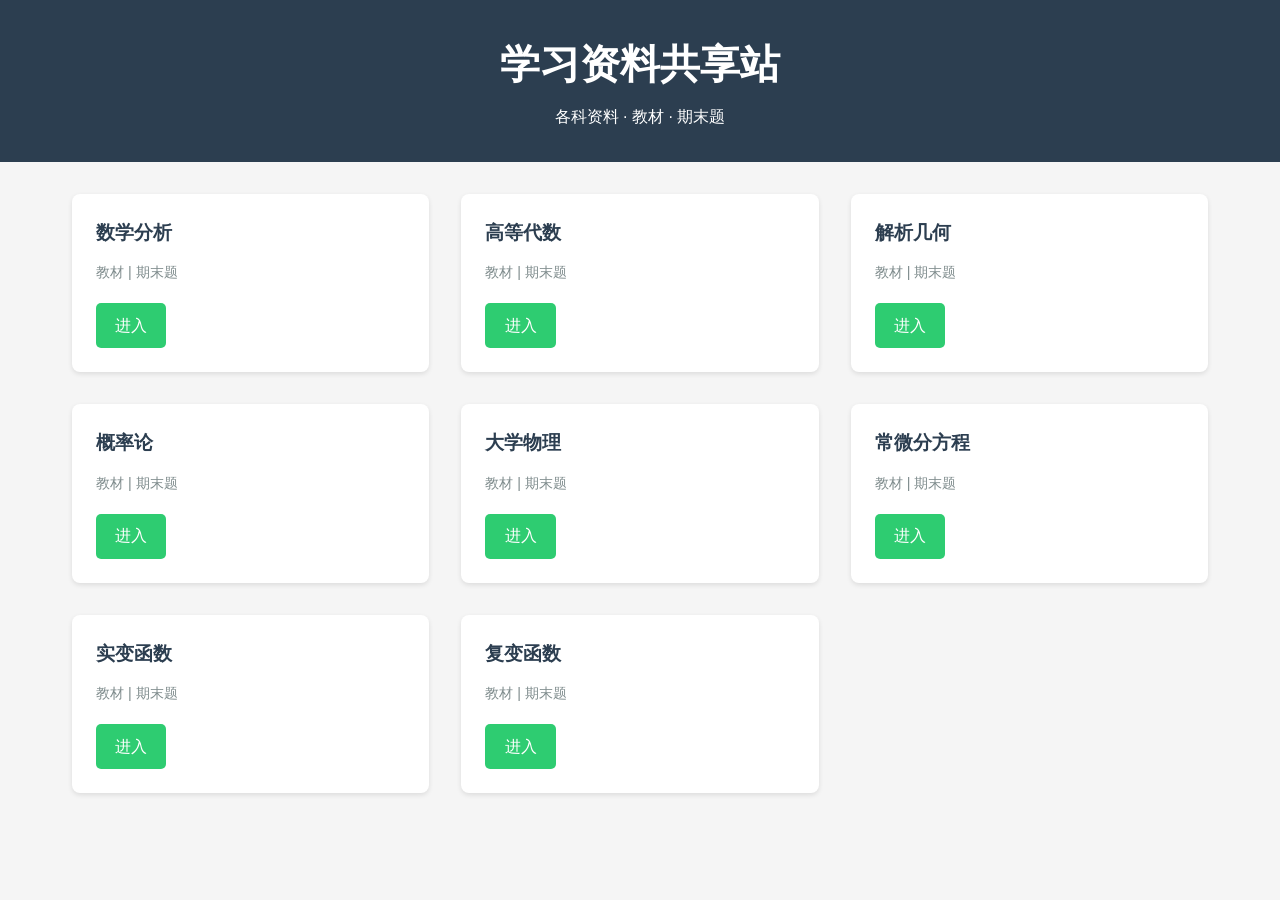
<file: index.html>
<!DOCTYPE html>
<html lang="zh-CN">
<head>
    <meta charset="UTF-8">
    <meta name="viewport" content="width=device-width, initial-scale=1.0">
    <title>学习资料共享站</title>
    <link rel="stylesheet" href="style.css">
</head>
<body>
    <header>
        <h1>学习资料共享站</h1>
        <p>各科资料 · 教材 · 期末题</p>
    </header>

    <main>
        <div class="resource-list">
            <div class="resource-item">
                <h3>数学分析</h3>
                <p>教材 | 期末题</p>
                <a href="math-analysis.html" class="download-btn">进入</a>
            </div>

            <div class="resource-item">
                <h3>高等代数</h3>
                <p>教材 | 期末题</p>
                <a href="linear-algebra.html" class="download-btn">进入</a>
            </div>

            <div class="resource-item">
                <h3>解析几何</h3>
                <p>教材 | 期末题</p>
                <a href="geometry.html" class="download-btn">进入</a>
            </div>

            <div class="resource-item">
                <h3>概率论</h3>
                <p>教材 | 期末题</p>
                <a href="probability.html" class="download-btn">进入</a>
            </div>

            <div class="resource-item">
                <h3>大学物理</h3>
                <p>教材 | 期末题</p>
                <a href="physics.html" class="download-btn">进入</a>
            </div>

            <div class="resource-item">
                <h3>常微分方程</h3>
                <p>教材 | 期末题</p>
                <a href="ode.html" class="download-btn">进入</a>
            </div>

            <div class="resource-item">
                <h3>实变函数</h3>
                <p>教材 | 期末题</p>
                <a href="real.html" class="download-btn">进入</a>
            </div>

            <div class="resource-item">
                <h3>复变函数</h3>
                <p>教材 | 期末题</p>
                <a href="complex.html" class="download-btn">进入</a>
            </div>
        </div>
    </main>
</body>
</html>
</file>
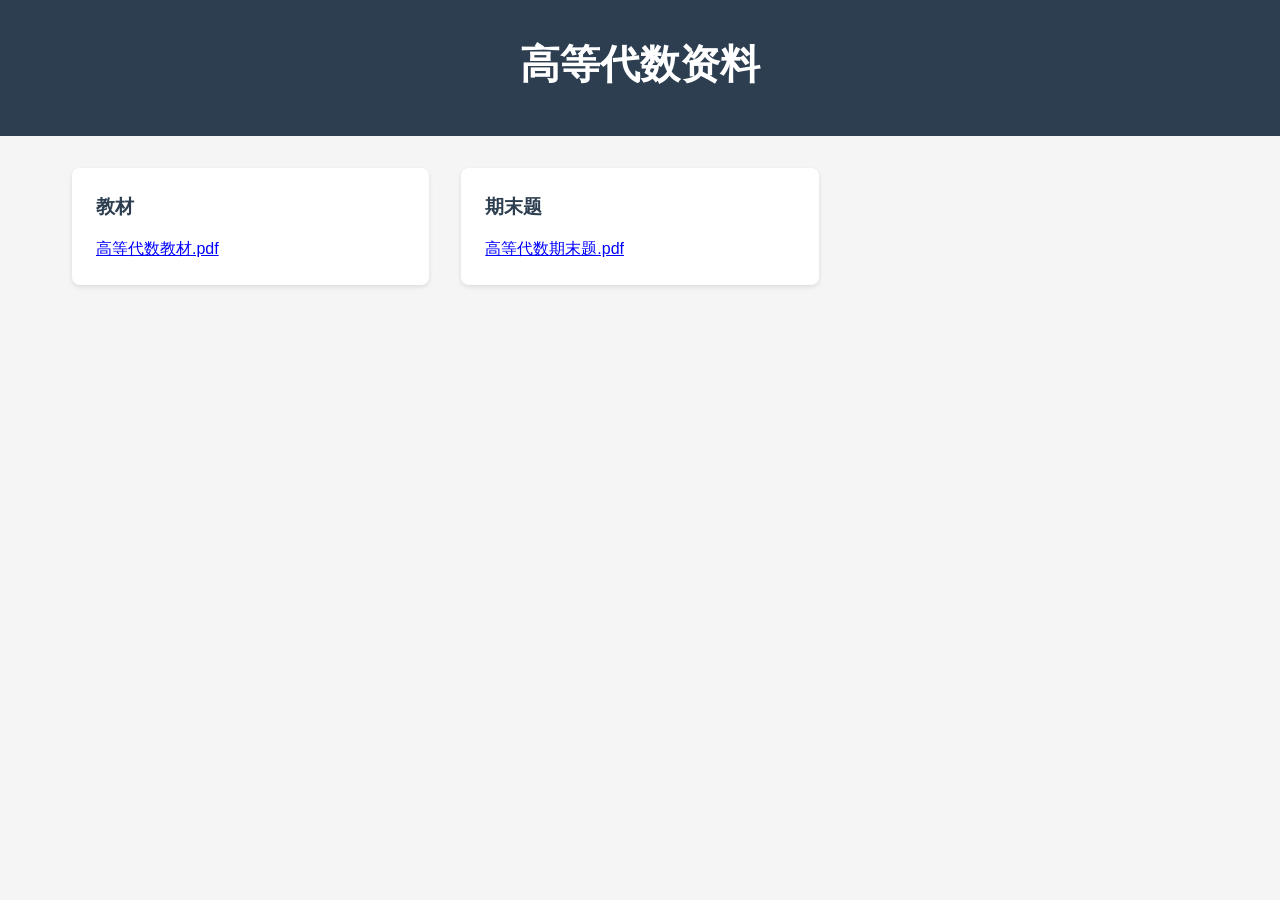
<file: algebra.html>
<!DOCTYPE html>
<html lang="zh-CN">
<head>
    <meta charset="UTF-8">
    <title>高等代数</title>
    <link rel="stylesheet" href="style.css">
</head>
<body>
    <header><h1>高等代数资料</h1></header>
    <main>
        <div class="resource-list">
            <div class="resource-item">
                <h3>教材</h3>
                <a href="files/高等代数教材.pdf" style="color:blue; font-size:16px;">
                    高等代数教材.pdf
                </a>
            </div>
            <div class="resource-item">
                <h3>期末题</h3>
                <a href="files/高等代数期末题.pdf" style="color:blue; font-size:16px;">
                    高等代数期末题.pdf
                </a>
            </div>
        </div>
    </main>
</body>
</html>
</file>
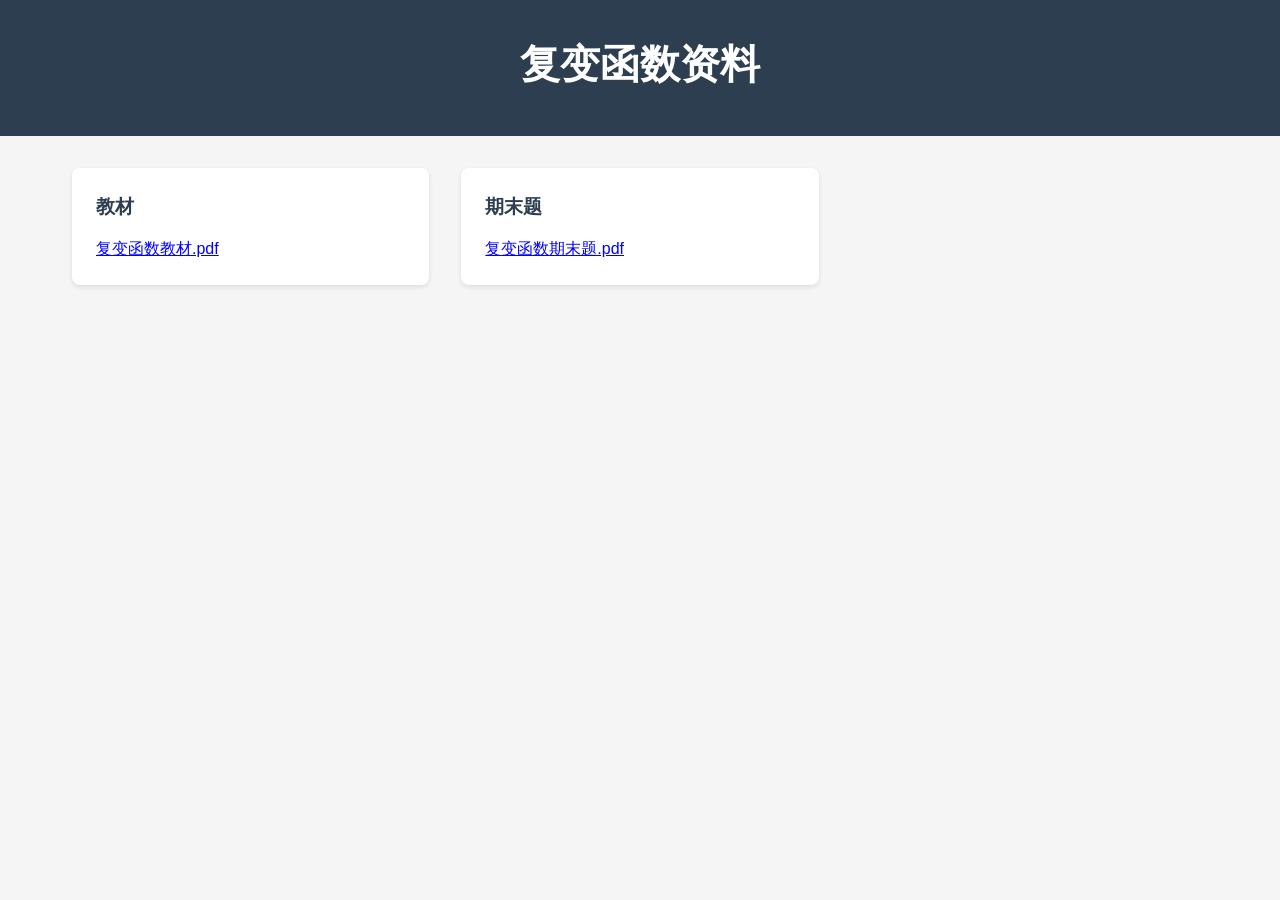
<file: complex.html>
<!DOCTYPE html>
<html lang="zh-CN">
<head>
    <meta charset="UTF-8">
    <title>复变函数</title>
    <link rel="stylesheet" href="style.css">
</head>
<body>
    <header><h1>复变函数资料</h1></header>
    <main>
        <div class="resource-list">
            <div class="resource-item">
                <h3>教材</h3>
                <a href="files/复变函数教材.pdf" style="color:blue; font-size:16px;">
                    复变函数教材.pdf
                </a>
            </div>
            <div class="resource-item">
                <h3>期末题</h3>
                <a href="files/复变函数期末题.pdf" style="color:blue; font-size:16px;">
                    复变函数期末题.pdf
                </a>
            </div>
        </div>
    </main>
</body>
</html>
</file>
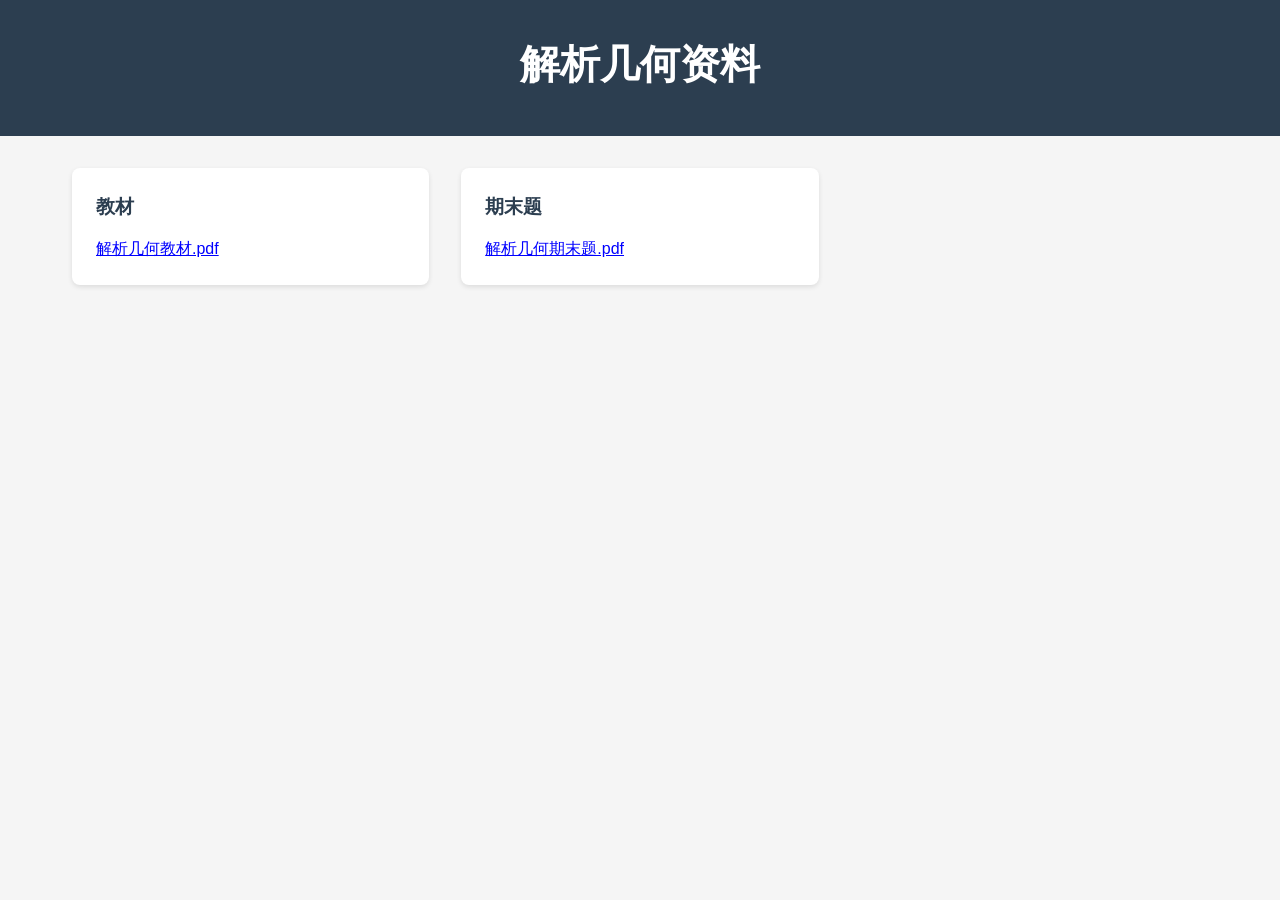
<file: geometry.html>
<!DOCTYPE html>
<html lang="zh-CN">
<head>
    <meta charset="UTF-8">
    <title>解析几何</title>
    <link rel="stylesheet" href="style.css">
</head>
<body>
    <header><h1>解析几何资料</h1></header>
    <main>
        <div class="resource-list">
            <div class="resource-item">
                <h3>教材</h3>
                <a href="files/解析几何教材.pdf" style="color:blue; font-size:16px;">
                    解析几何教材.pdf
                </a>
            </div>
            <div class="resource-item">
                <h3>期末题</h3>
                <a href="files/解析几何期末题.pdf" style="color:blue; font-size:16px;">
                    解析几何期末题.pdf
                </a>
            </div>
        </div>
    </main>
</body>
</html>
</file>
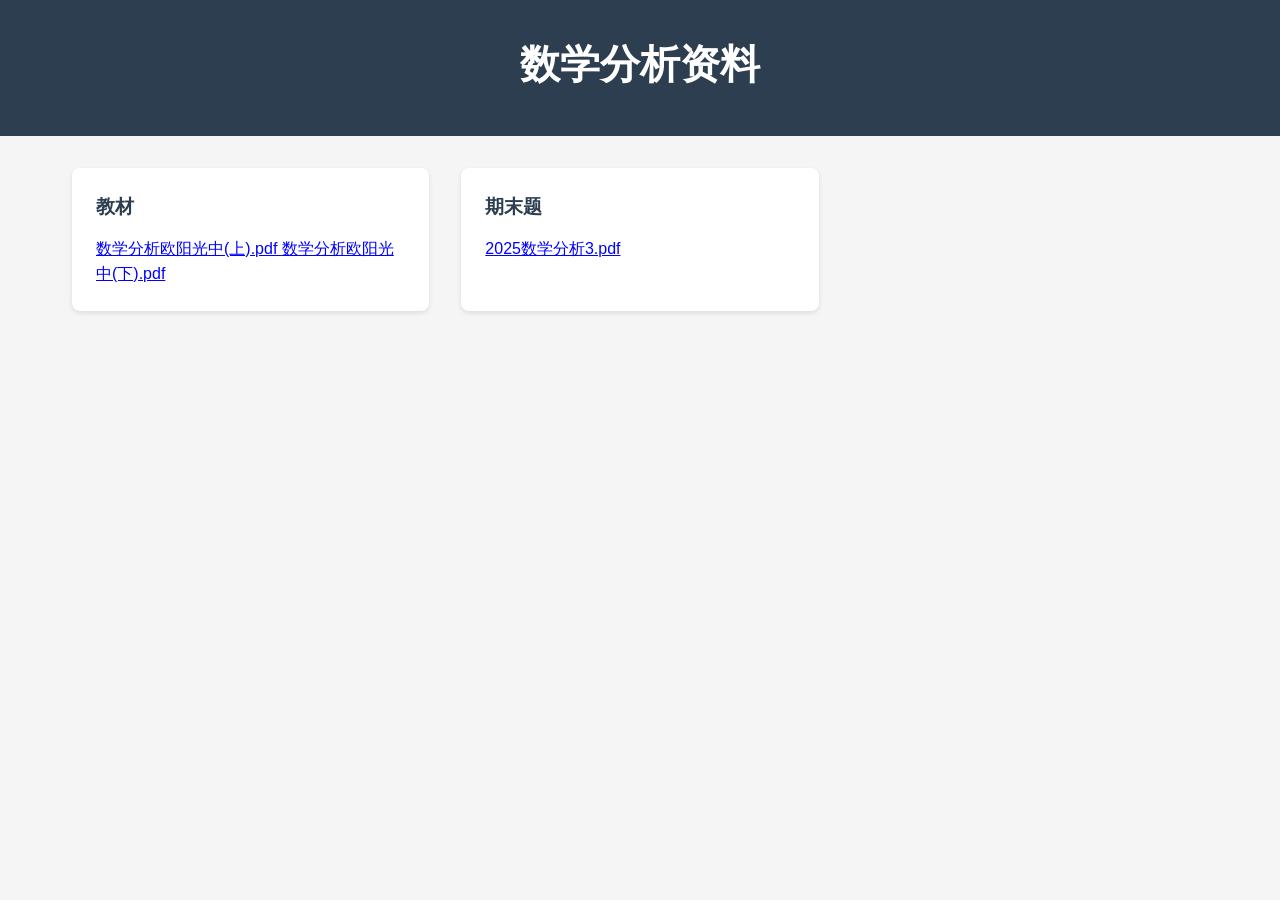
<file: mathanalysis.html>
<!DOCTYPE html>
<html lang="UTF-8">
<head>
    <meta charset="UTF-8">
    <title>数学分析</title>
    <link rel="stylesheet" href="style.css">
</head>
<body>
    <header><h1>数学分析资料</h1></header>
    <main>
        <div class="resource-list">

            <!-- 教材区域 -->
            <div class="resource-item">
                <h3>教材</h3>
                <a href="files/数学分析 欧阳光中上册.pdf" style="color:blue; font-size:16px;">
                    数学分析欧阳光中(上).pdf
                </a>
                 <a href="files/数学分析 第4版（下册） (欧阳光中 朱学炎 金福临 陈传璋) (z-lib.org).pdf" style="color:blue; font-size:16px;">
                    数学分析欧阳光中(下).pdf
                </a>
            </div>

            <!-- 期末题区域 -->
            <div class="resource-item">
                <h3>期末题</h3>
                <a href="files/数学分析3.pdf" style="color:blue; font-size:16px;">
                    2025数学分析3.pdf
                </a>
            </div>

        </div>
    </main>
</body>
</html>
</file>
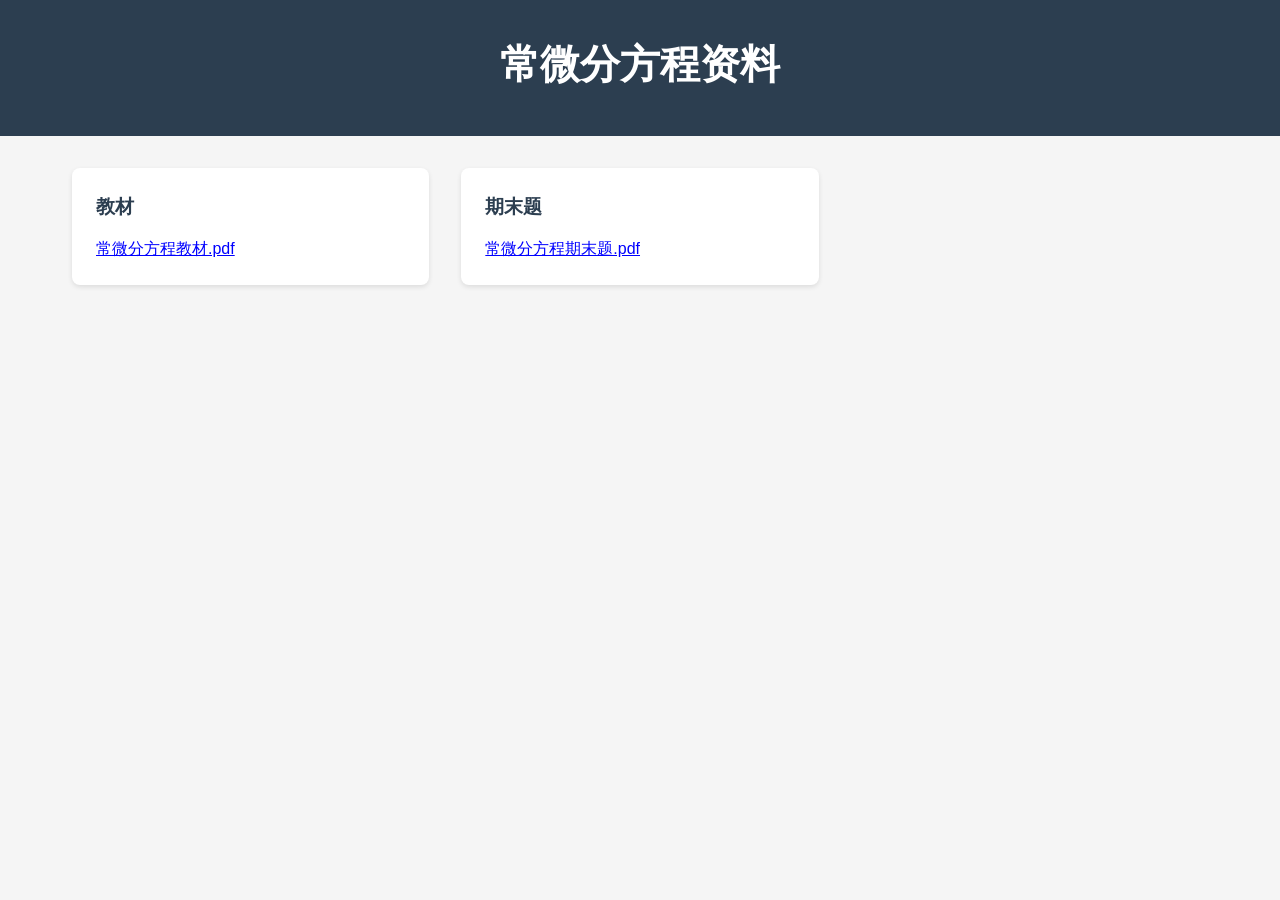
<file: ode.html>
<!DOCTYPE html>
<html lang="zh-CN">
<head>
    <meta charset="UTF-8">
    <title>常微分方程</title>
    <link rel="stylesheet" href="style.css">
</head>
<body>
    <header><h1>常微分方程资料</h1></header>
    <main>
        <div class="resource-list">
            <div class="resource-item">
                <h3>教材</h3>
                <a href="files/常微分方程教材.pdf" style="color:blue; font-size:16px;">
                    常微分方程教材.pdf
                </a>
            </div>
            <div class="resource-item">
                <h3>期末题</h3>
                <a href="files/常微分方程期末题.pdf" style="color:blue; font-size:16px;">
                    常微分方程期末题.pdf
                </a>
            </div>
        </div>
    </main>
</body>
</html>
</file>
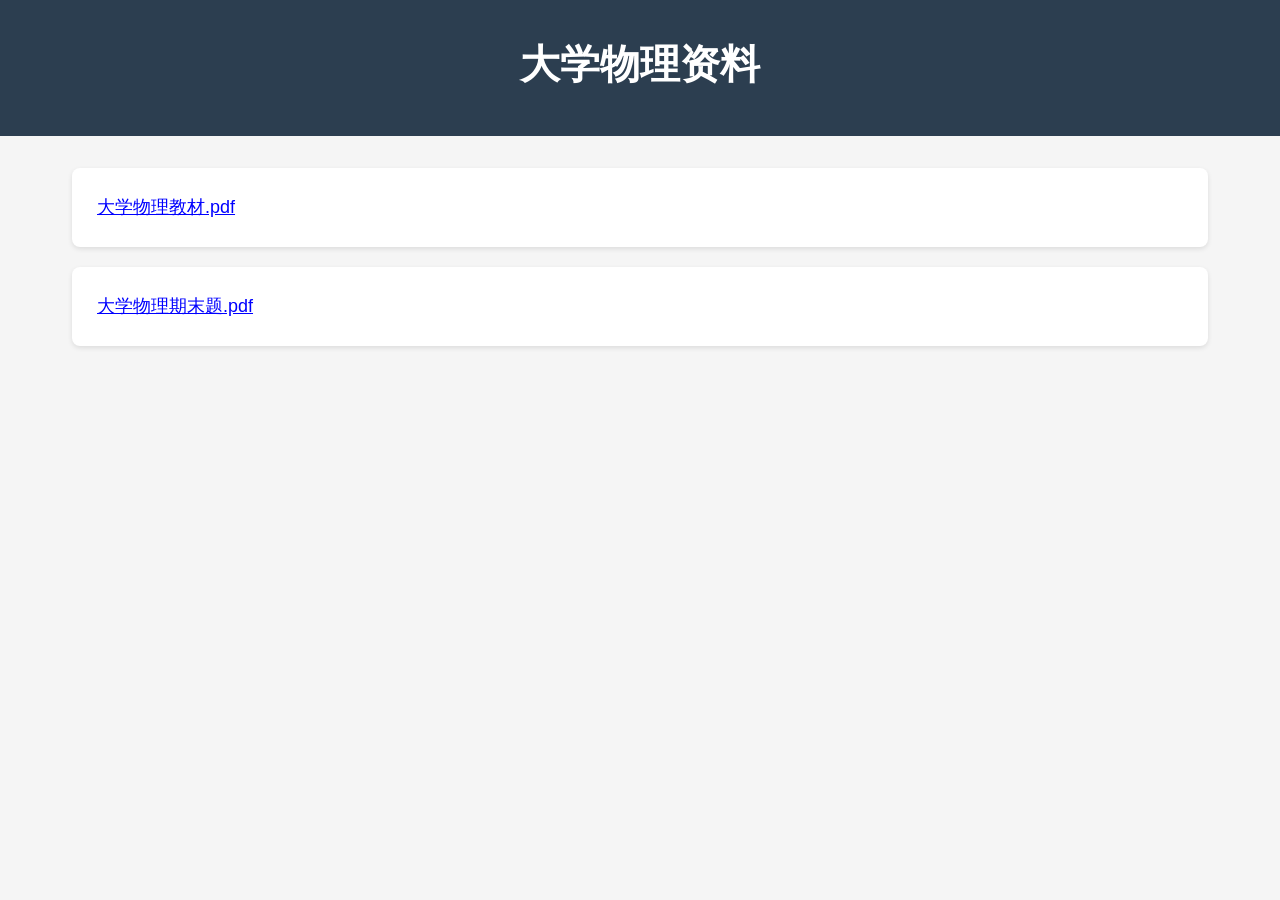
<file: physics.html>
<!DOCTYPE html>
<html lang="zh-CN">
<head>
    <meta charset="UTF-8">
    <title>大学物理</title>
    <link rel="stylesheet" href="style.css">
    <style>
        .resource-list {
            display: flex;
            flex-direction: column;
            gap: 20px;
        }
        .resource-item {
            padding: 25px;
            font-size: 18px;
        }
    </style>
</head>
<body>
    <header><h1>大学物理资料</h1></header>
    <main>
        <div class="resource-list">
            <div class="resource-item">
                <a href="files/大学物理教材.pdf" style="color:blue; font-size:18px;">
                    大学物理教材.pdf
                </a>
            </div>
            <div class="resource-item">
                <a href="files/大学物理期末题.pdf" style="color:blue; font-size:18px;">
                    大学物理期末题.pdf
                </a>
            </div>
        </div>
    </main>
</body>
</html>
</file>
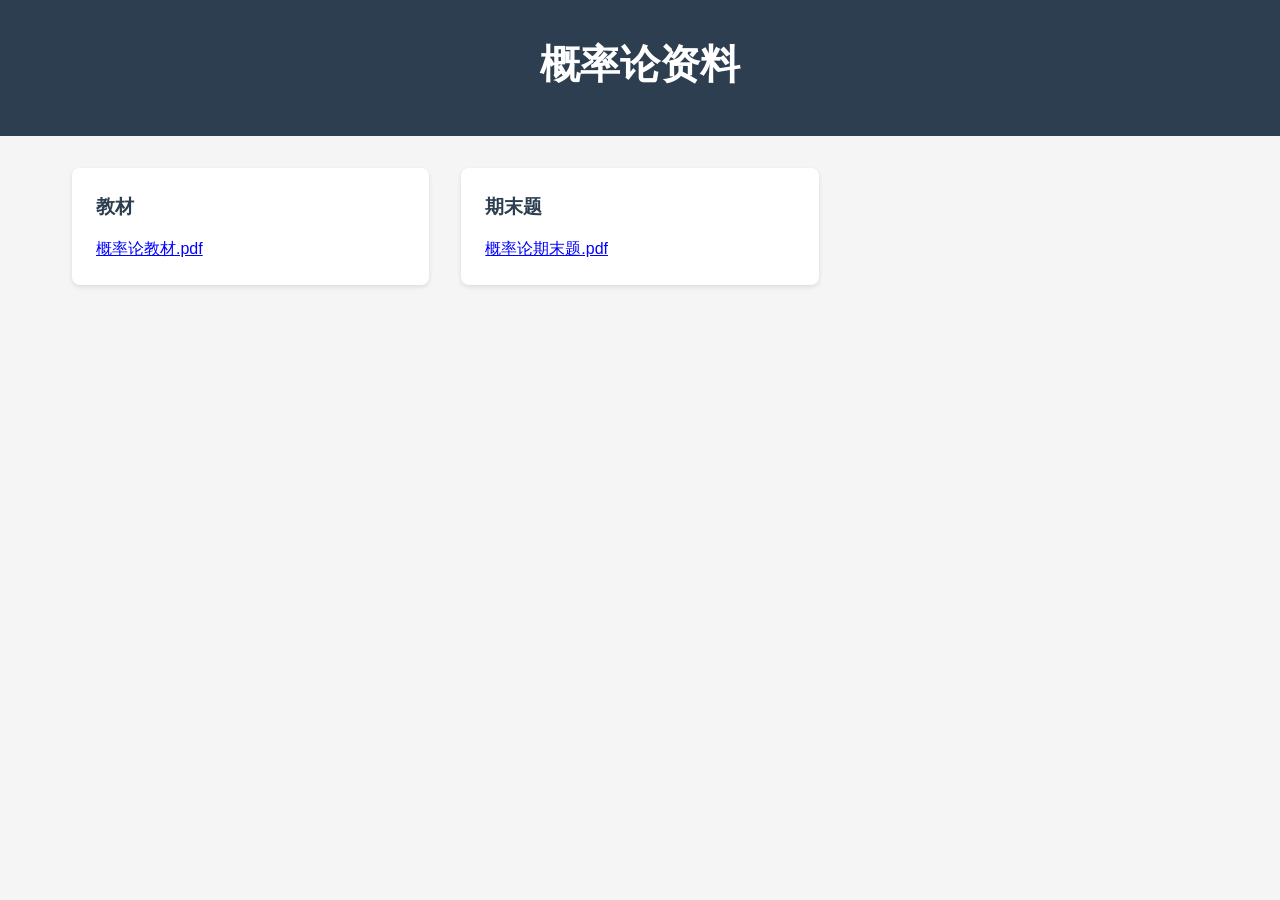
<file: probability.html>
<!DOCTYPE html>
<html lang="zh-CN">
<head>
    <meta charset="UTF-8">
    <title>概率论</title>
    <link rel="stylesheet" href="style.css">
</head>
<body>
    <header><h1>概率论资料</h1></header>
    <main>
        <div class="resource-list">
            <div class="resource-item">
                <h3>教材</h3>
                <a href="files/概率论教材.pdf" style="color:blue; font-size:16px;">
                    概率论教材.pdf
                </a>
            </div>
            <div class="resource-item">
                <h3>期末题</h3>
                <a href="files/概率论期末题.pdf" style="color:blue; font-size:16px;">
                    概率论期末题.pdf
                </a>
            </div>
        </div>
    </main>
</body>
</html>
</file>
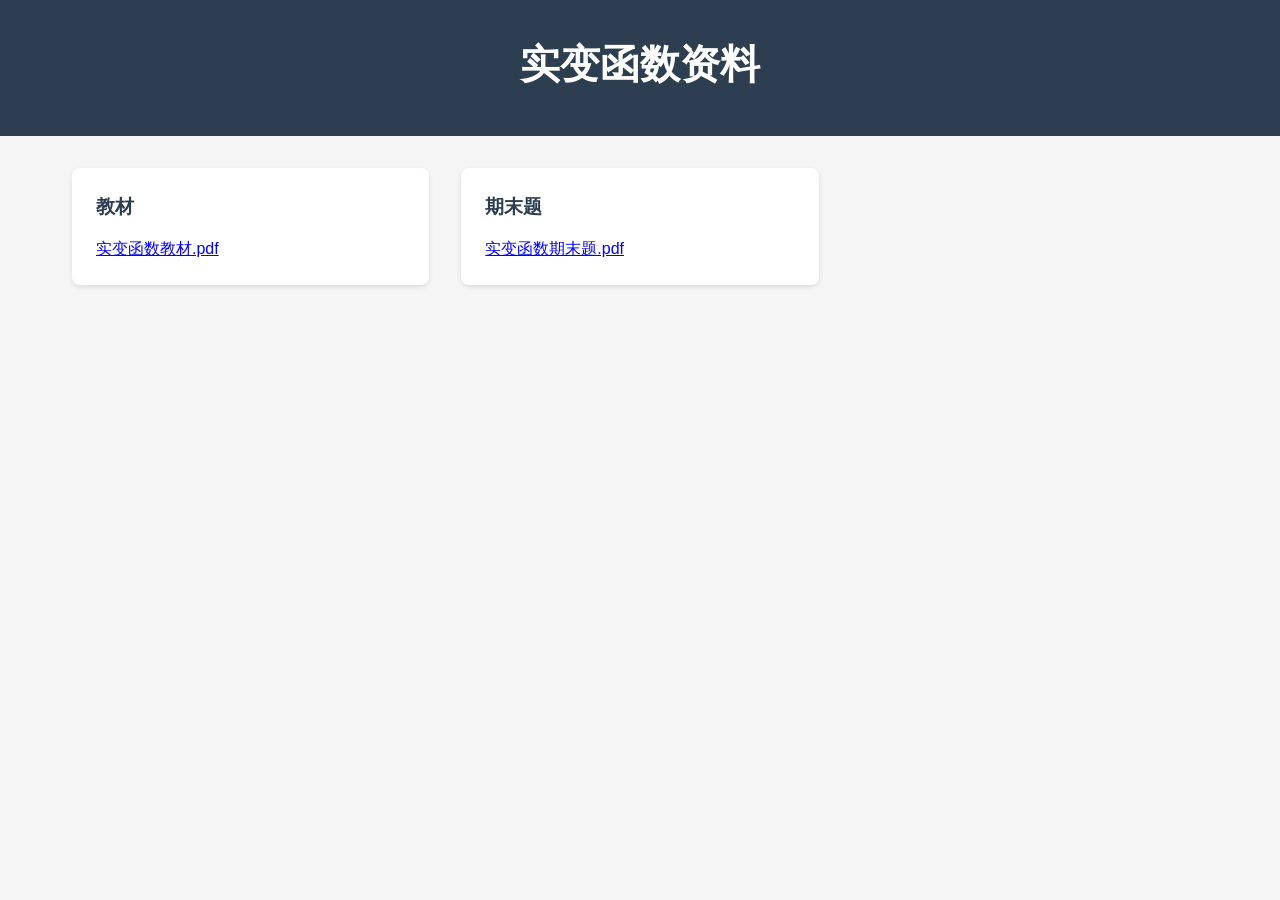
<file: real.html>
<!DOCTYPE html>
<html lang="zh-CN">
<head>
    <meta charset="UTF-8">
    <title>实变函数</title>
    <link rel="stylesheet" href="style.css">
</head>
<body>
    <header><h1>实变函数资料</h1></header>
    <main>
        <div class="resource-list">
            <div class="resource-item">
                <h3>教材</h3>
                <a href="files/实变函数教材.pdf" style="color:blue; font-size:16px;">
                    实变函数教材.pdf
                </a>
            </div>
            <div class="resource-item">
                <h3>期末题</h3>
                <a href="files/实变函数期末题.pdf" style="color:blue; font-size:16px;">
                    实变函数期末题.pdf
                </a>
            </div>
        </div>
    </main>
</body>
</html>
</file>
<file: style.css>
* {
    margin: 0;
    padding: 0;
    box-sizing: border-box;
    font-family: "微软雅黑", sans-serif;
}

body {
    background-color: #f5f5f5;
    color: #333;
    line-height: 1.6;
}

header {
    background-color: #2c3e50;
    color: white;
    text-align: center;
    padding: 2rem 0;
    margin-bottom: 2rem;
}

header h1 {
    font-size: 2.5rem;
    margin-bottom: 0.5rem;
}

.category-nav {
    display: flex;
    justify-content: center;
    gap: 1rem;
    margin-bottom: 2rem;
    flex-wrap: wrap;
}

.category-nav button {
    padding: 0.8rem 1.5rem;
    border: none;
    border-radius: 5px;
    background-color: #3498db;
    color: white;
    cursor: pointer;
    font-size: 1rem;
    transition: background-color 0.3s;
}

.category-nav button.active,
.category-nav button:hover {
    background-color: #2980b9;
}

.resource-list {
    max-width: 1200px;
    margin: 0 auto;
    padding: 0 2rem;
    display: grid;
    grid-template-columns: repeat(auto-fill, minmax(350px, 1fr));
    gap: 2rem;
}

.resource-item {
    background-color: white;
    padding: 1.5rem;
    border-radius: 8px;
    box-shadow: 0 2px 5px rgba(0,0,0,0.1);
    transition: transform 0.3s;
}

.resource-item:hover {
    transform: translateY(-5px);
}

.resource-item h3 {
    color: #2c3e50;
    margin-bottom: 0.8rem;
    font-size: 1.2rem;
}

.resource-item p {
    color: #7f8c8d;
    margin-bottom: 1.2rem;
    font-size: 0.9rem;
}

.download-btn {
    display: inline-block;
    padding: 0.6rem 1.2rem;
    background-color: #2ecc71;
    color: white;
    text-decoration: none;
    border-radius: 5px;
    transition: background-color 0.3s;
}

.download-btn:hover {
    background-color: #27ae60;
}

footer {
    text-align: center;
    padding: 2rem 0;
    margin-top: 3rem;
    background-color: #2c3e50;
    color: white;
}

@media (max-width: 768px) {
    .resource-list {
        grid-template-columns: 1fr;
    }
    header h1 {
        font-size: 2rem;
    }
}
</file>
